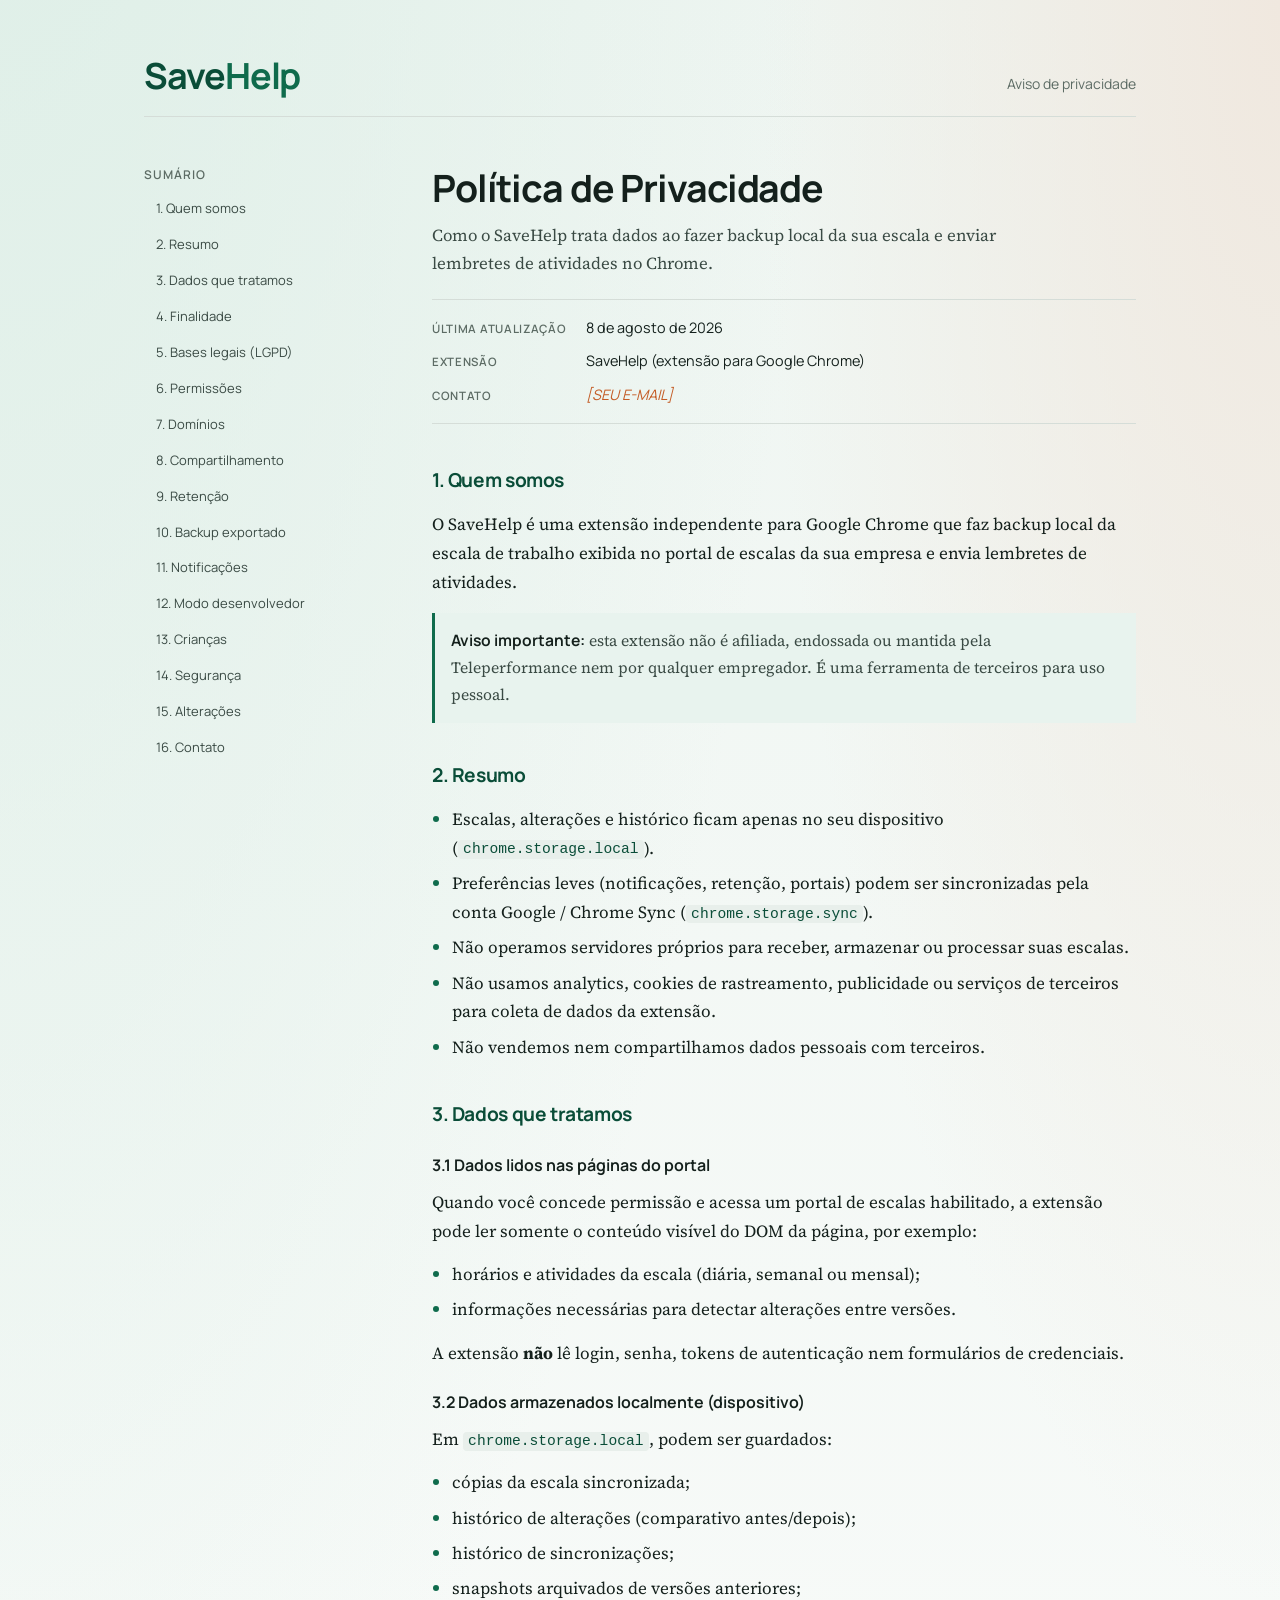
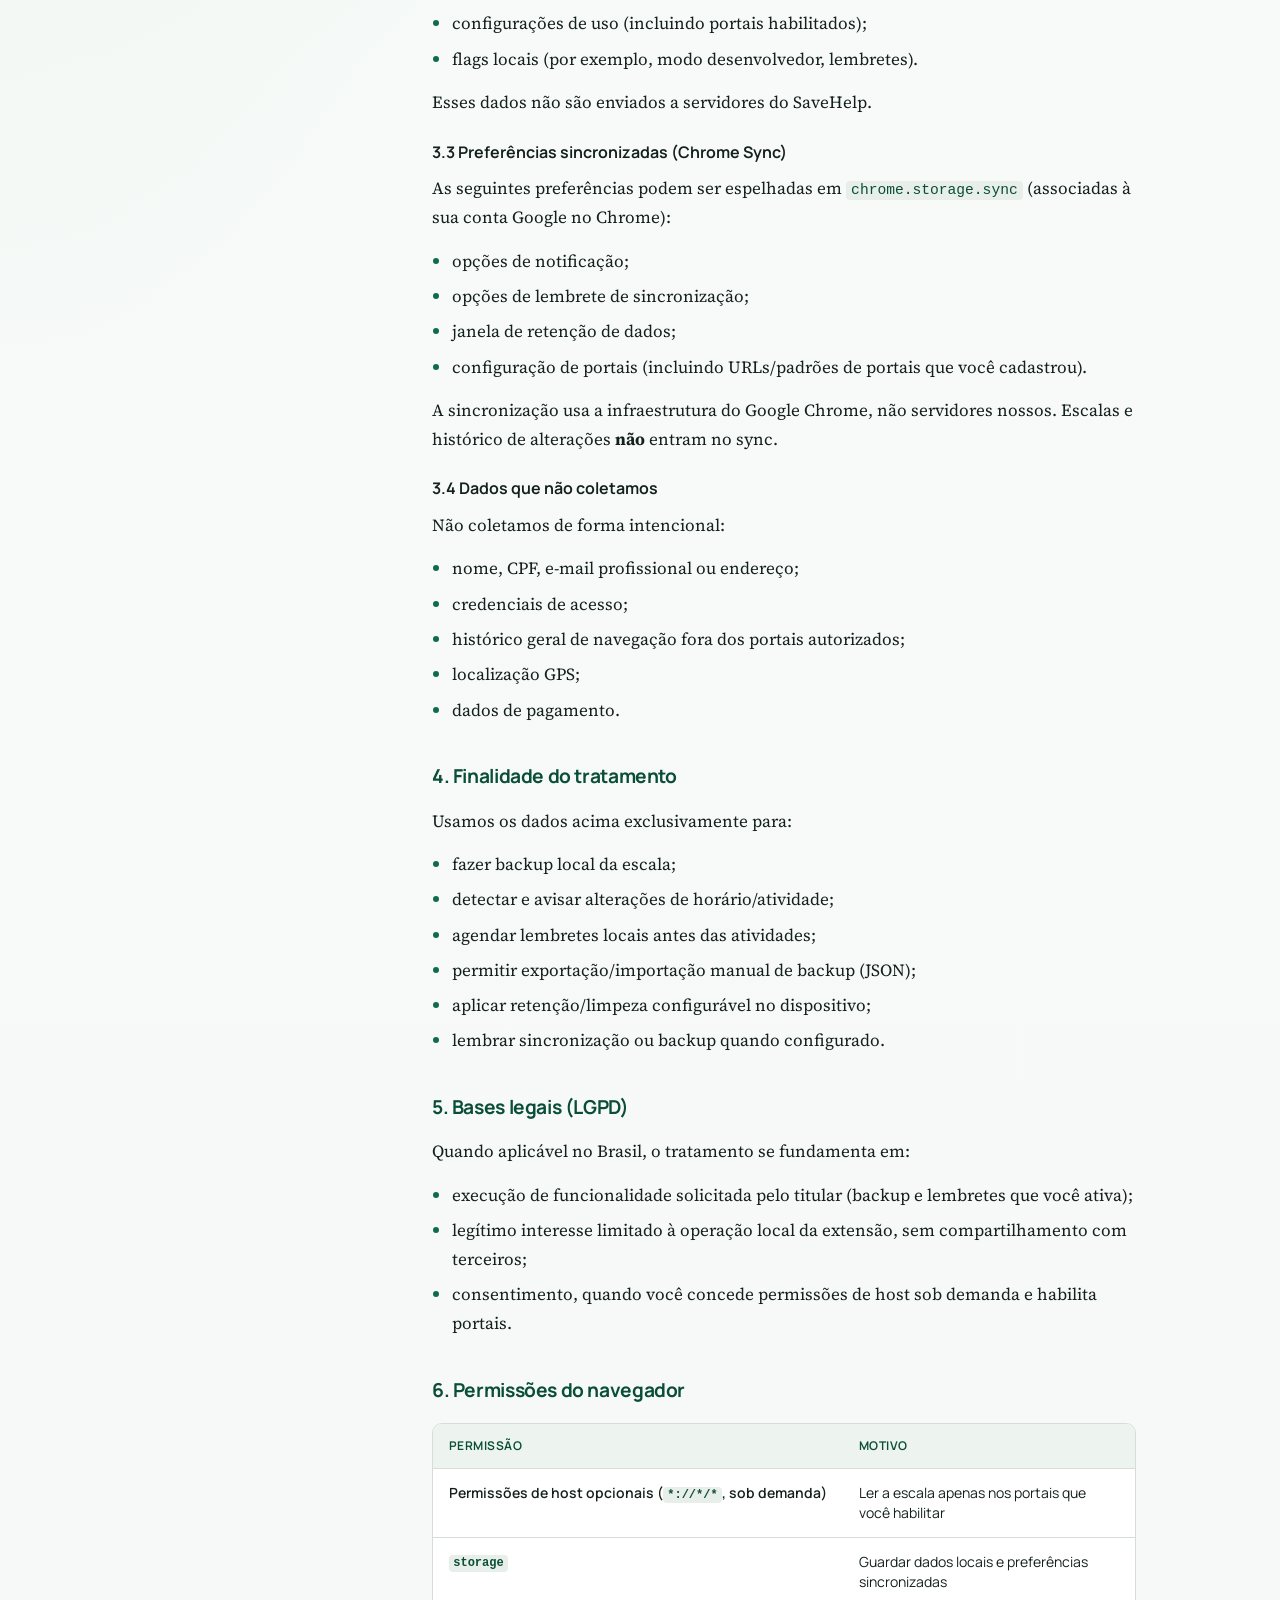
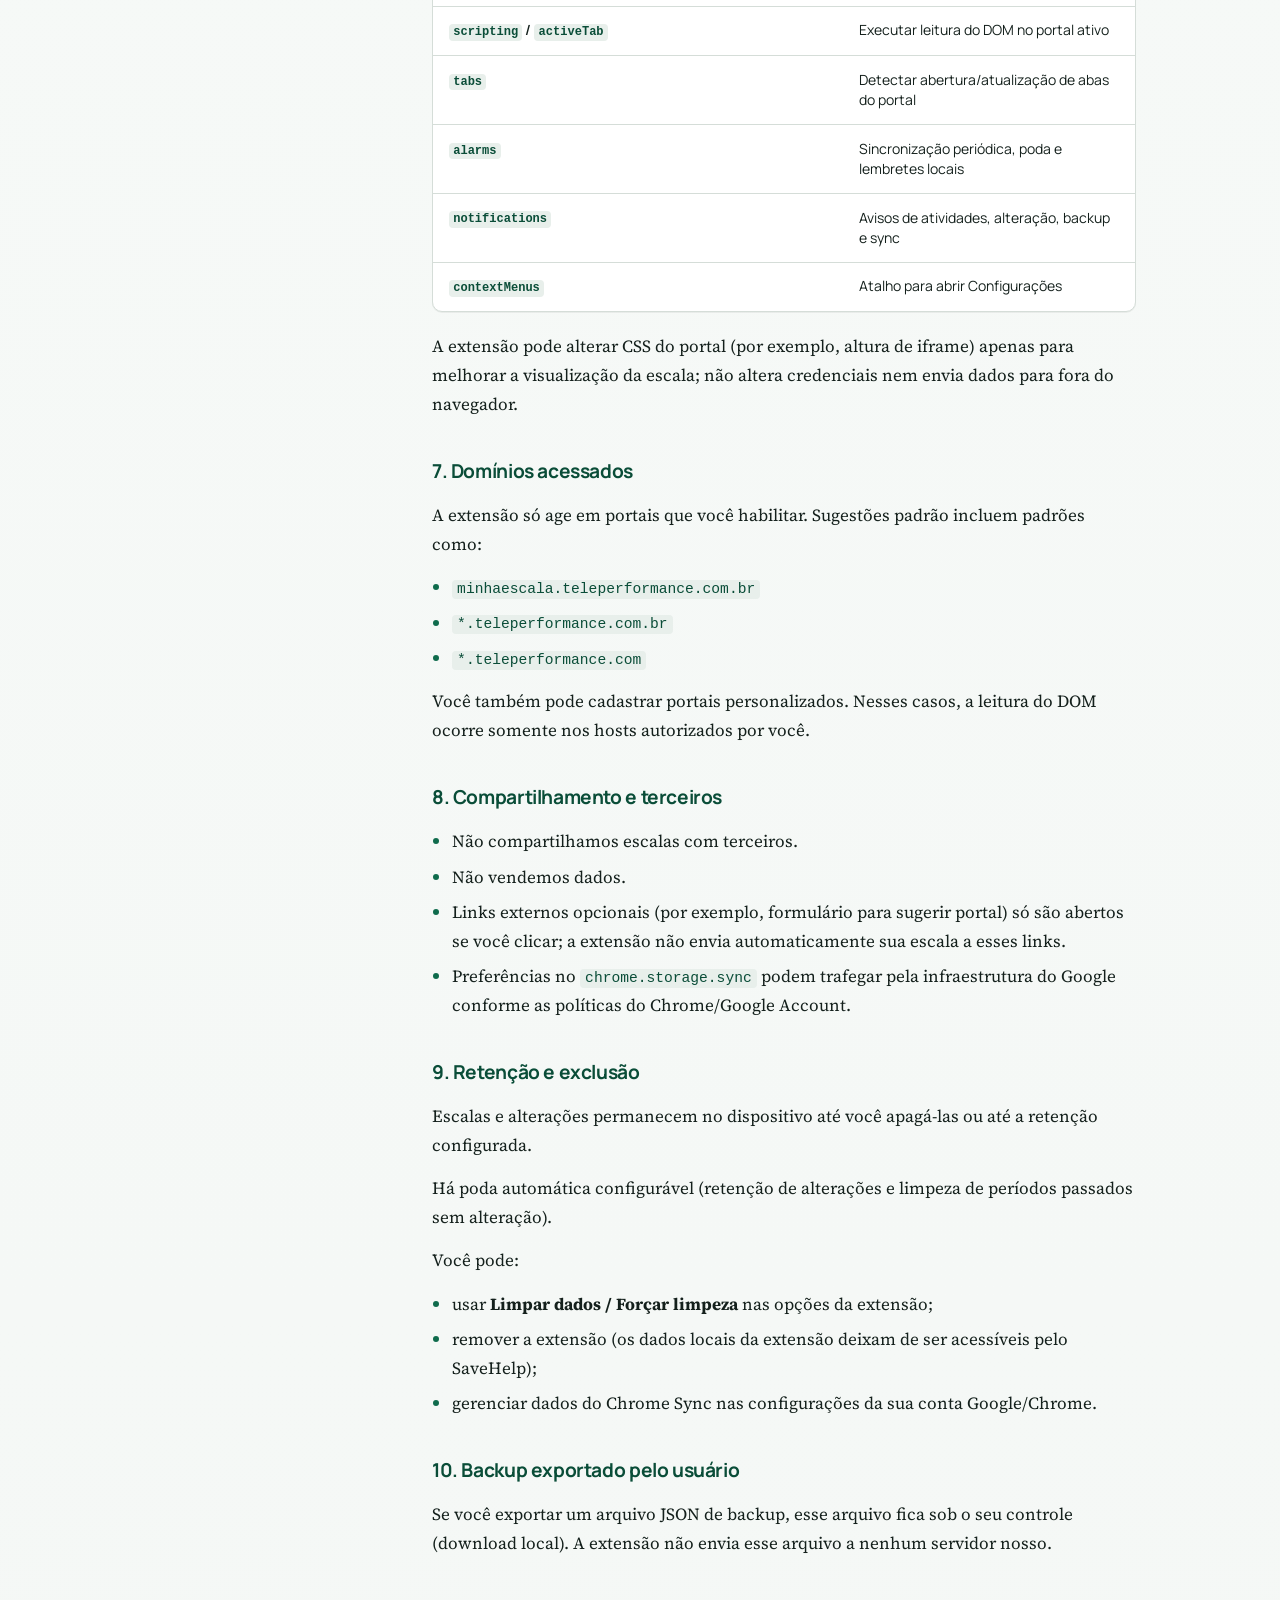
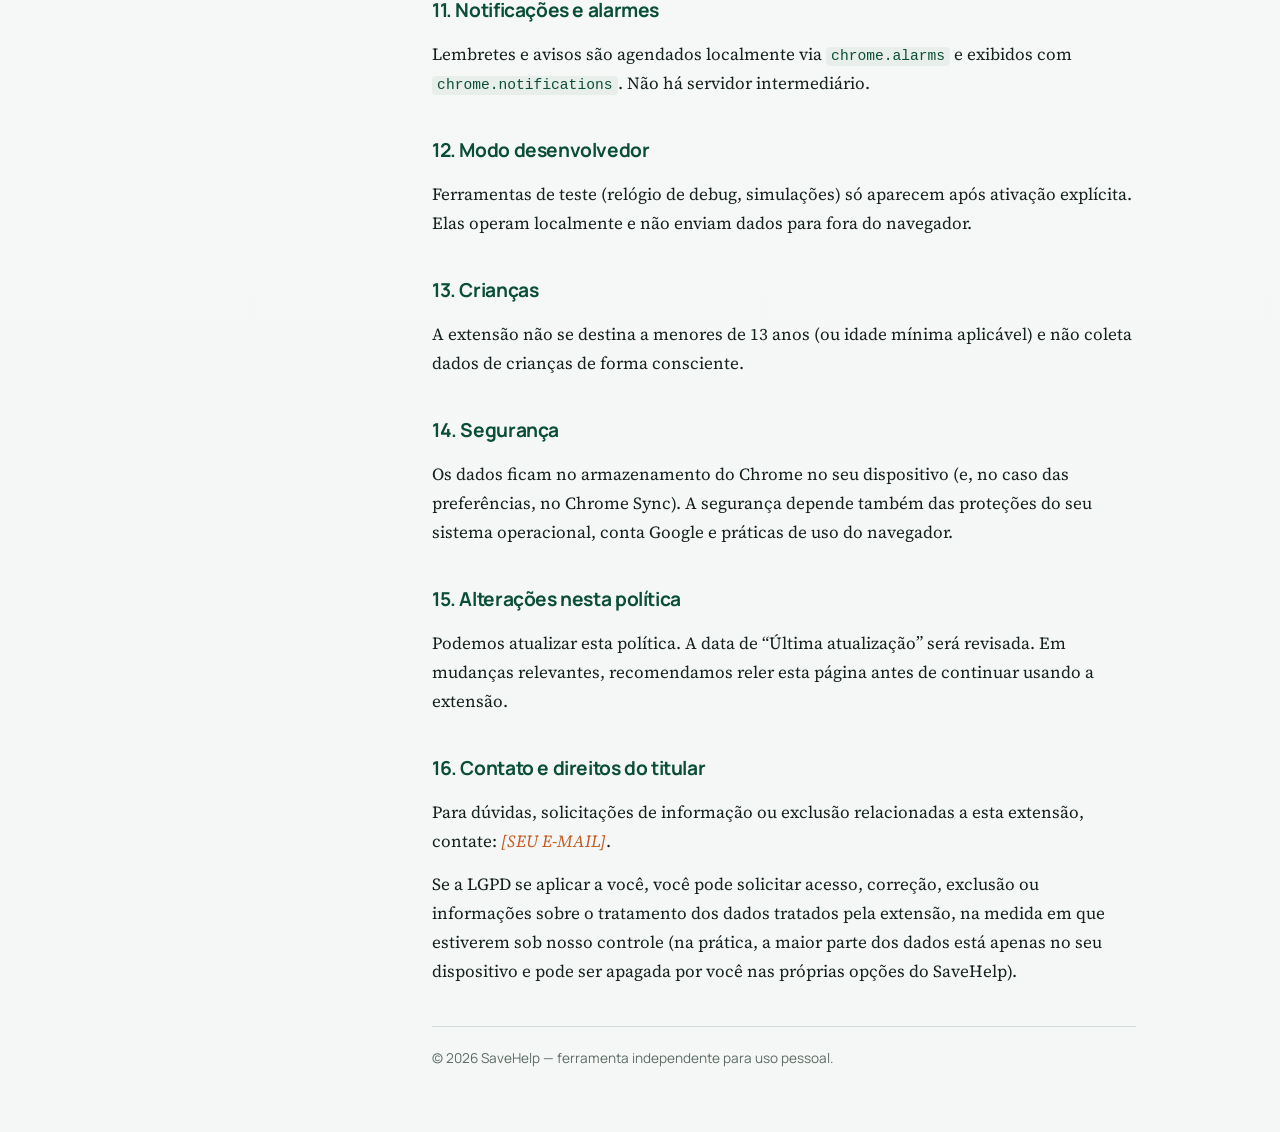
<file: privacidade.html>
<!DOCTYPE html>
<html lang="pt-BR">
<head>
  <meta charset="UTF-8" />
  <meta name="viewport" content="width=device-width, initial-scale=1" />
  <title>Política de Privacidade — SaveHelp</title>
  <meta name="description" content="Política de Privacidade da extensão SaveHelp para Google Chrome. Como tratamos dados de escalas, preferências e permissões." />
  <link rel="preconnect" href="https://fonts.googleapis.com" />
  <link rel="preconnect" href="https://fonts.gstatic.com" crossorigin />
  <link href="https://fonts.googleapis.com/css2?family=Manrope:wght@400;500;600;700&family=Source+Serif+4:opsz,wght@8..60,400;8..60,600;8..60,700&display=swap" rel="stylesheet" />
  <style>
    :root {
      --ink: #14201c;
      --ink-soft: #3a4a44;
      --muted: #5c6b64;
      --line: #d5ddd8;
      --paper: #f7faf8;
      --surface: #ffffff;
      --brand: #0f6b4c;
      --brand-deep: #0a4d38;
      --accent: #c45c26;
      --highlight: #e8f3ee;
      --shadow: 0 1px 0 rgba(20, 32, 28, 0.06);
      --radius: 10px;
      --max: 44rem;
      --font-sans: "Manrope", system-ui, sans-serif;
      --font-serif: "Source Serif 4", Georgia, serif;
    }

    * {
      box-sizing: border-box;
    }

    html {
      scroll-behavior: smooth;
    }

    body {
      margin: 0;
      color: var(--ink);
      font-family: var(--font-serif);
      font-size: 1.0625rem;
      line-height: 1.7;
      background:
        radial-gradient(ellipse 120% 80% at 0% -10%, #dceee6 0%, transparent 55%),
        radial-gradient(ellipse 90% 60% at 100% 0%, #f0e8df 0%, transparent 45%),
        linear-gradient(180deg, #eef5f1 0%, var(--paper) 28%, #f4f7f5 100%);
      min-height: 100vh;
    }

    a {
      color: var(--brand-deep);
      text-decoration-thickness: 1px;
      text-underline-offset: 0.18em;
    }

    a:hover {
      color: var(--accent);
    }

    .page {
      width: min(100% - 2rem, 68rem);
      margin: 0 auto;
      padding: 2.5rem 0 4rem;
      display: grid;
      grid-template-columns: 1fr;
      gap: 2rem;
    }

    @media (min-width: 960px) {
      .page {
        grid-template-columns: 15rem minmax(0, var(--max));
        justify-content: center;
        gap: 3rem;
        padding-top: 3.5rem;
      }
    }

    .brand-bar {
      grid-column: 1 / -1;
      display: flex;
      flex-wrap: wrap;
      align-items: baseline;
      justify-content: space-between;
      gap: 0.75rem 1.5rem;
      padding-bottom: 1.25rem;
      border-bottom: 1px solid var(--line);
    }

    .brand {
      font-family: var(--font-sans);
      font-weight: 700;
      font-size: clamp(1.75rem, 3vw, 2.25rem);
      letter-spacing: -0.03em;
      color: var(--brand-deep);
      line-height: 1.1;
    }

    .brand span {
      color: var(--brand);
    }

    .meta-top {
      font-family: var(--font-sans);
      font-size: 0.875rem;
      color: var(--muted);
    }

    .toc {
      font-family: var(--font-sans);
    }

    @media (min-width: 960px) {
      .toc {
        position: sticky;
        top: 1.5rem;
        align-self: start;
        max-height: calc(100vh - 3rem);
        overflow: auto;
      }
    }

    .toc h2 {
      margin: 0 0 0.75rem;
      font-size: 0.75rem;
      font-weight: 600;
      letter-spacing: 0.08em;
      text-transform: uppercase;
      color: var(--muted);
    }

    .toc ol {
      margin: 0;
      padding: 0;
      list-style: none;
      display: grid;
      gap: 0.35rem;
    }

    .toc a {
      display: block;
      padding: 0.2rem 0;
      color: var(--ink-soft);
      text-decoration: none;
      font-size: 0.8125rem;
      line-height: 1.35;
      border-left: 2px solid transparent;
      padding-left: 0.65rem;
    }

    .toc a:hover {
      color: var(--brand);
      border-left-color: var(--brand);
    }

    main {
      min-width: 0;
    }

    .hero {
      margin-bottom: 2.5rem;
    }

    .hero h1 {
      margin: 0 0 0.75rem;
      font-family: var(--font-sans);
      font-size: clamp(1.65rem, 3.5vw, 2.35rem);
      font-weight: 700;
      letter-spacing: -0.03em;
      line-height: 1.2;
      color: var(--ink);
    }

    .hero-lede {
      margin: 0 0 1.25rem;
      color: var(--ink-soft);
      font-size: 1.05rem;
      max-width: 38rem;
    }

    .facts {
      display: grid;
      gap: 0.65rem;
      font-family: var(--font-sans);
      font-size: 0.9rem;
      padding: 1rem 0;
      border-top: 1px solid var(--line);
      border-bottom: 1px solid var(--line);
    }

    .facts dt {
      margin: 0;
      font-weight: 600;
      color: var(--muted);
      font-size: 0.72rem;
      letter-spacing: 0.06em;
      text-transform: uppercase;
    }

    .facts dd {
      margin: 0.15rem 0 0;
      color: var(--ink);
    }

    @media (min-width: 560px) {
      .facts {
        grid-template-columns: auto 1fr;
        column-gap: 1.25rem;
        row-gap: 0.55rem;
        align-items: baseline;
      }

      .facts dt {
        margin: 0;
      }

      .facts dd {
        margin: 0;
      }
    }

    section {
      margin: 0 0 2.25rem;
      scroll-margin-top: 1.5rem;
    }

    section h2 {
      margin: 0 0 0.85rem;
      font-family: var(--font-sans);
      font-size: 1.2rem;
      font-weight: 700;
      letter-spacing: -0.02em;
      color: var(--brand-deep);
    }

    section h3 {
      margin: 1.35rem 0 0.55rem;
      font-family: var(--font-sans);
      font-size: 1rem;
      font-weight: 650;
      color: var(--ink);
    }

    p {
      margin: 0 0 0.9rem;
    }

    ul, ol {
      margin: 0 0 0.9rem;
      padding-left: 1.25rem;
    }

    li {
      margin-bottom: 0.4rem;
    }

    li::marker {
      color: var(--brand);
    }

    .callout {
      margin: 1rem 0 1.25rem;
      padding: 0.9rem 1rem;
      background: var(--highlight);
      border-left: 3px solid var(--brand);
      color: var(--ink-soft);
      font-size: 0.98rem;
    }

    .callout strong {
      color: var(--ink);
      font-family: var(--font-sans);
      font-weight: 650;
    }

    .table-wrap {
      overflow-x: auto;
      margin: 1rem 0 1.25rem;
      border: 1px solid var(--line);
      border-radius: var(--radius);
      background: var(--surface);
      box-shadow: var(--shadow);
    }

    table {
      width: 100%;
      border-collapse: collapse;
      font-family: var(--font-sans);
      font-size: 0.875rem;
      line-height: 1.45;
    }

    th, td {
      padding: 0.85rem 1rem;
      text-align: left;
      vertical-align: top;
      border-bottom: 1px solid var(--line);
    }

    th {
      background: #edf4f0;
      font-weight: 650;
      color: var(--brand-deep);
      font-size: 0.75rem;
      letter-spacing: 0.04em;
      text-transform: uppercase;
    }

    tr:last-child td {
      border-bottom: none;
    }

    td:first-child {
      font-weight: 600;
      color: var(--ink);
      white-space: nowrap;
    }

    @media (max-width: 560px) {
      td:first-child {
        white-space: normal;
      }
    }

    code {
      font-family: ui-monospace, "Cascadia Code", "Segoe UI Mono", monospace;
      font-size: 0.86em;
      background: #e8efeB;
      color: var(--brand-deep);
      padding: 0.1em 0.35em;
      border-radius: 4px;
    }

    footer {
      margin-top: 2.5rem;
      padding-top: 1.25rem;
      border-top: 1px solid var(--line);
      font-family: var(--font-sans);
      font-size: 0.85rem;
      color: var(--muted);
    }

    footer p {
      margin: 0;
    }

    .email-placeholder {
      font-style: italic;
      color: var(--accent);
    }
  </style>
</head>
<body>
  <div class="page">
    <header class="brand-bar">
      <div class="brand">Save<span>Help</span></div>
      <div class="meta-top">Aviso de privacidade</div>
    </header>

    <nav class="toc" aria-label="Sumário">
      <h2>Sumário</h2>
      <ol>
        <li><a href="#quem-somos">1. Quem somos</a></li>
        <li><a href="#resumo">2. Resumo</a></li>
        <li><a href="#dados">3. Dados que tratamos</a></li>
        <li><a href="#finalidade">4. Finalidade</a></li>
        <li><a href="#lgpd">5. Bases legais (LGPD)</a></li>
        <li><a href="#permissoes">6. Permissões</a></li>
        <li><a href="#dominios">7. Domínios</a></li>
        <li><a href="#compartilhamento">8. Compartilhamento</a></li>
        <li><a href="#retencao">9. Retenção</a></li>
        <li><a href="#backup">10. Backup exportado</a></li>
        <li><a href="#notificacoes">11. Notificações</a></li>
        <li><a href="#dev">12. Modo desenvolvedor</a></li>
        <li><a href="#criancas">13. Crianças</a></li>
        <li><a href="#seguranca">14. Segurança</a></li>
        <li><a href="#alteracoes">15. Alterações</a></li>
        <li><a href="#contato">16. Contato</a></li>
      </ol>
    </nav>

    <main>
      <div class="hero">
        <h1>Política de Privacidade</h1>
        <p class="hero-lede">
          Como o SaveHelp trata dados ao fazer backup local da sua escala e enviar lembretes de atividades no Chrome.
        </p>
        <dl class="facts">
          <dt>Última atualização</dt>
          <dd>8 de agosto de 2026</dd>
          <dt>Extensão</dt>
          <dd>SaveHelp (extensão para Google Chrome)</dd>
          <dt>Contato</dt>
          <dd><span class="email-placeholder">[SEU E-MAIL]</span></dd>
        </dl>
      </div>

      <section id="quem-somos">
        <h2>1. Quem somos</h2>
        <p>
          O SaveHelp é uma extensão independente para Google Chrome que faz backup local da escala de trabalho exibida no portal de escalas da sua empresa e envia lembretes de atividades.
        </p>
        <div class="callout">
          <strong>Aviso importante:</strong> esta extensão não é afiliada, endossada ou mantida pela Teleperformance nem por qualquer empregador. É uma ferramenta de terceiros para uso pessoal.
        </div>
      </section>

      <section id="resumo">
        <h2>2. Resumo</h2>
        <ul>
          <li>Escalas, alterações e histórico ficam apenas no seu dispositivo (<code>chrome.storage.local</code>).</li>
          <li>Preferências leves (notificações, retenção, portais) podem ser sincronizadas pela conta Google / Chrome Sync (<code>chrome.storage.sync</code>).</li>
          <li>Não operamos servidores próprios para receber, armazenar ou processar suas escalas.</li>
          <li>Não usamos analytics, cookies de rastreamento, publicidade ou serviços de terceiros para coleta de dados da extensão.</li>
          <li>Não vendemos nem compartilhamos dados pessoais com terceiros.</li>
        </ul>
      </section>

      <section id="dados">
        <h2>3. Dados que tratamos</h2>

        <h3>3.1 Dados lidos nas páginas do portal</h3>
        <p>
          Quando você concede permissão e acessa um portal de escalas habilitado, a extensão pode ler somente o conteúdo visível do DOM da página, por exemplo:
        </p>
        <ul>
          <li>horários e atividades da escala (diária, semanal ou mensal);</li>
          <li>informações necessárias para detectar alterações entre versões.</li>
        </ul>
        <p>
          A extensão <strong>não</strong> lê login, senha, tokens de autenticação nem formulários de credenciais.
        </p>

        <h3>3.2 Dados armazenados localmente (dispositivo)</h3>
        <p>Em <code>chrome.storage.local</code>, podem ser guardados:</p>
        <ul>
          <li>cópias da escala sincronizada;</li>
          <li>histórico de alterações (comparativo antes/depois);</li>
          <li>histórico de sincronizações;</li>
          <li>snapshots arquivados de versões anteriores;</li>
          <li>configurações de uso (incluindo portais habilitados);</li>
          <li>flags locais (por exemplo, modo desenvolvedor, lembretes).</li>
        </ul>
        <p>Esses dados não são enviados a servidores do SaveHelp.</p>

        <h3>3.3 Preferências sincronizadas (Chrome Sync)</h3>
        <p>
          As seguintes preferências podem ser espelhadas em <code>chrome.storage.sync</code> (associadas à sua conta Google no Chrome):
        </p>
        <ul>
          <li>opções de notificação;</li>
          <li>opções de lembrete de sincronização;</li>
          <li>janela de retenção de dados;</li>
          <li>configuração de portais (incluindo URLs/padrões de portais que você cadastrou).</li>
        </ul>
        <p>
          A sincronização usa a infraestrutura do Google Chrome, não servidores nossos. Escalas e histórico de alterações <strong>não</strong> entram no sync.
        </p>

        <h3>3.4 Dados que não coletamos</h3>
        <p>Não coletamos de forma intencional:</p>
        <ul>
          <li>nome, CPF, e-mail profissional ou endereço;</li>
          <li>credenciais de acesso;</li>
          <li>histórico geral de navegação fora dos portais autorizados;</li>
          <li>localização GPS;</li>
          <li>dados de pagamento.</li>
        </ul>
      </section>

      <section id="finalidade">
        <h2>4. Finalidade do tratamento</h2>
        <p>Usamos os dados acima exclusivamente para:</p>
        <ul>
          <li>fazer backup local da escala;</li>
          <li>detectar e avisar alterações de horário/atividade;</li>
          <li>agendar lembretes locais antes das atividades;</li>
          <li>permitir exportação/importação manual de backup (JSON);</li>
          <li>aplicar retenção/limpeza configurável no dispositivo;</li>
          <li>lembrar sincronização ou backup quando configurado.</li>
        </ul>
      </section>

      <section id="lgpd">
        <h2>5. Bases legais (LGPD)</h2>
        <p>Quando aplicável no Brasil, o tratamento se fundamenta em:</p>
        <ul>
          <li>execução de funcionalidade solicitada pelo titular (backup e lembretes que você ativa);</li>
          <li>legítimo interesse limitado à operação local da extensão, sem compartilhamento com terceiros;</li>
          <li>consentimento, quando você concede permissões de host sob demanda e habilita portais.</li>
        </ul>
      </section>

      <section id="permissoes">
        <h2>6. Permissões do navegador</h2>
        <div class="table-wrap">
          <table>
            <thead>
              <tr>
                <th scope="col">Permissão</th>
                <th scope="col">Motivo</th>
              </tr>
            </thead>
            <tbody>
              <tr>
                <td>Permissões de host opcionais (<code>*://*/*</code>, sob demanda)</td>
                <td>Ler a escala apenas nos portais que você habilitar</td>
              </tr>
              <tr>
                <td><code>storage</code></td>
                <td>Guardar dados locais e preferências sincronizadas</td>
              </tr>
              <tr>
                <td><code>scripting</code> / <code>activeTab</code></td>
                <td>Executar leitura do DOM no portal ativo</td>
              </tr>
              <tr>
                <td><code>tabs</code></td>
                <td>Detectar abertura/atualização de abas do portal</td>
              </tr>
              <tr>
                <td><code>alarms</code></td>
                <td>Sincronização periódica, poda e lembretes locais</td>
              </tr>
              <tr>
                <td><code>notifications</code></td>
                <td>Avisos de atividades, alteração, backup e sync</td>
              </tr>
              <tr>
                <td><code>contextMenus</code></td>
                <td>Atalho para abrir Configurações</td>
              </tr>
            </tbody>
          </table>
        </div>
        <p>
          A extensão pode alterar CSS do portal (por exemplo, altura de iframe) apenas para melhorar a visualização da escala; não altera credenciais nem envia dados para fora do navegador.
        </p>
      </section>

      <section id="dominios">
        <h2>7. Domínios acessados</h2>
        <p>
          A extensão só age em portais que você habilitar. Sugestões padrão incluem padrões como:
        </p>
        <ul>
          <li><code>minhaescala.teleperformance.com.br</code></li>
          <li><code>*.teleperformance.com.br</code></li>
          <li><code>*.teleperformance.com</code></li>
        </ul>
        <p>
          Você também pode cadastrar portais personalizados. Nesses casos, a leitura do DOM ocorre somente nos hosts autorizados por você.
        </p>
      </section>

      <section id="compartilhamento">
        <h2>8. Compartilhamento e terceiros</h2>
        <ul>
          <li>Não compartilhamos escalas com terceiros.</li>
          <li>Não vendemos dados.</li>
          <li>Links externos opcionais (por exemplo, formulário para sugerir portal) só são abertos se você clicar; a extensão não envia automaticamente sua escala a esses links.</li>
          <li>Preferências no <code>chrome.storage.sync</code> podem trafegar pela infraestrutura do Google conforme as políticas do Chrome/Google Account.</li>
        </ul>
      </section>

      <section id="retencao">
        <h2>9. Retenção e exclusão</h2>
        <p>
          Escalas e alterações permanecem no dispositivo até você apagá-las ou até a retenção configurada.
        </p>
        <p>
          Há poda automática configurável (retenção de alterações e limpeza de períodos passados sem alteração).
        </p>
        <p>Você pode:</p>
        <ul>
          <li>usar <strong>Limpar dados / Forçar limpeza</strong> nas opções da extensão;</li>
          <li>remover a extensão (os dados locais da extensão deixam de ser acessíveis pelo SaveHelp);</li>
          <li>gerenciar dados do Chrome Sync nas configurações da sua conta Google/Chrome.</li>
        </ul>
      </section>

      <section id="backup">
        <h2>10. Backup exportado pelo usuário</h2>
        <p>
          Se você exportar um arquivo JSON de backup, esse arquivo fica sob o seu controle (download local). A extensão não envia esse arquivo a nenhum servidor nosso.
        </p>
      </section>

      <section id="notificacoes">
        <h2>11. Notificações e alarmes</h2>
        <p>
          Lembretes e avisos são agendados localmente via <code>chrome.alarms</code> e exibidos com <code>chrome.notifications</code>. Não há servidor intermediário.
        </p>
      </section>

      <section id="dev">
        <h2>12. Modo desenvolvedor</h2>
        <p>
          Ferramentas de teste (relógio de debug, simulações) só aparecem após ativação explícita. Elas operam localmente e não enviam dados para fora do navegador.
        </p>
      </section>

      <section id="criancas">
        <h2>13. Crianças</h2>
        <p>
          A extensão não se destina a menores de 13 anos (ou idade mínima aplicável) e não coleta dados de crianças de forma consciente.
        </p>
      </section>

      <section id="seguranca">
        <h2>14. Segurança</h2>
        <p>
          Os dados ficam no armazenamento do Chrome no seu dispositivo (e, no caso das preferências, no Chrome Sync). A segurança depende também das proteções do seu sistema operacional, conta Google e práticas de uso do navegador.
        </p>
      </section>

      <section id="alteracoes">
        <h2>15. Alterações nesta política</h2>
        <p>
          Podemos atualizar esta política. A data de “Última atualização” será revisada. Em mudanças relevantes, recomendamos reler esta página antes de continuar usando a extensão.
        </p>
      </section>

      <section id="contato">
        <h2>16. Contato e direitos do titular</h2>
        <p>
          Para dúvidas, solicitações de informação ou exclusão relacionadas a esta extensão, contate:
          <span class="email-placeholder">[SEU E-MAIL]</span>.
        </p>
        <p>
          Se a LGPD se aplicar a você, você pode solicitar acesso, correção, exclusão ou informações sobre o tratamento dos dados tratados pela extensão, na medida em que estiverem sob nosso controle (na prática, a maior parte dos dados está apenas no seu dispositivo e pode ser apagada por você nas próprias opções do SaveHelp).
        </p>
      </section>

      <footer>
        <p>© 2026 SaveHelp — ferramenta independente para uso pessoal.</p>
      </footer>
    </main>
  </div>
</body>
</html>
</file>
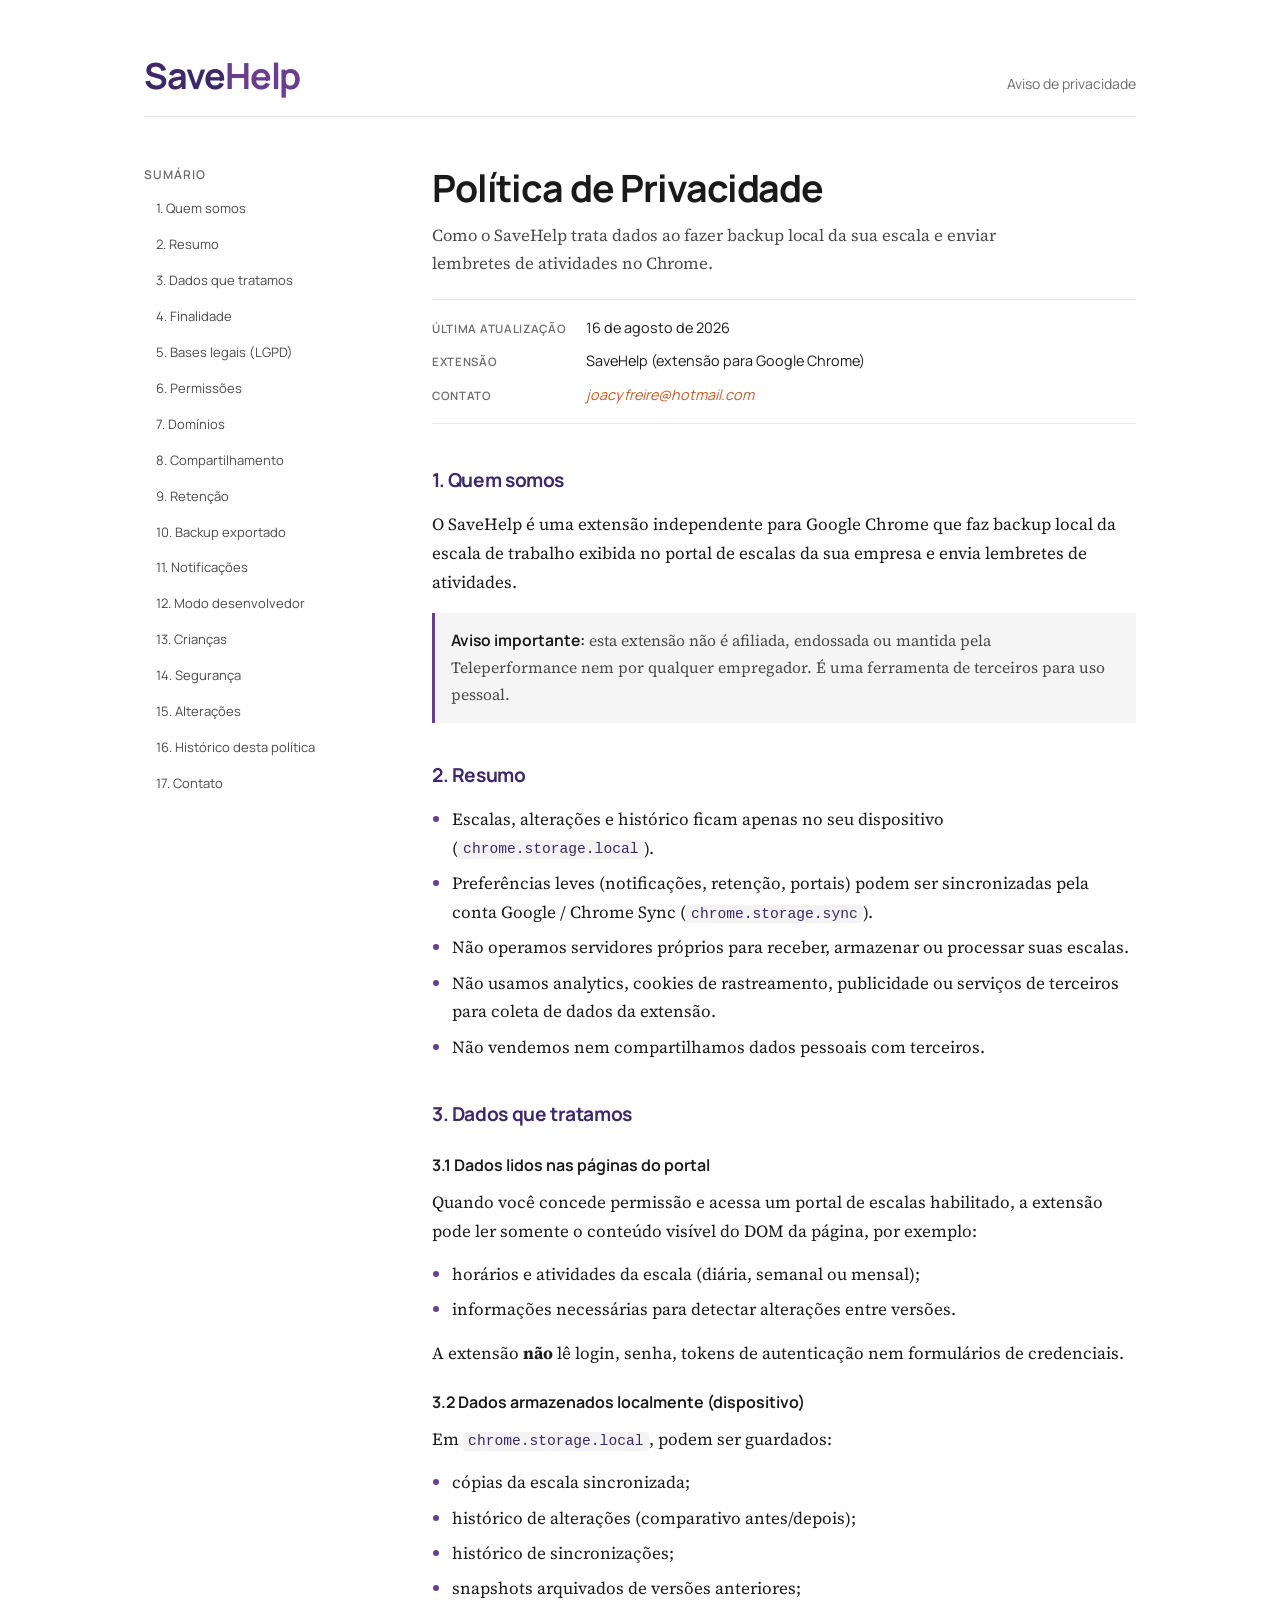
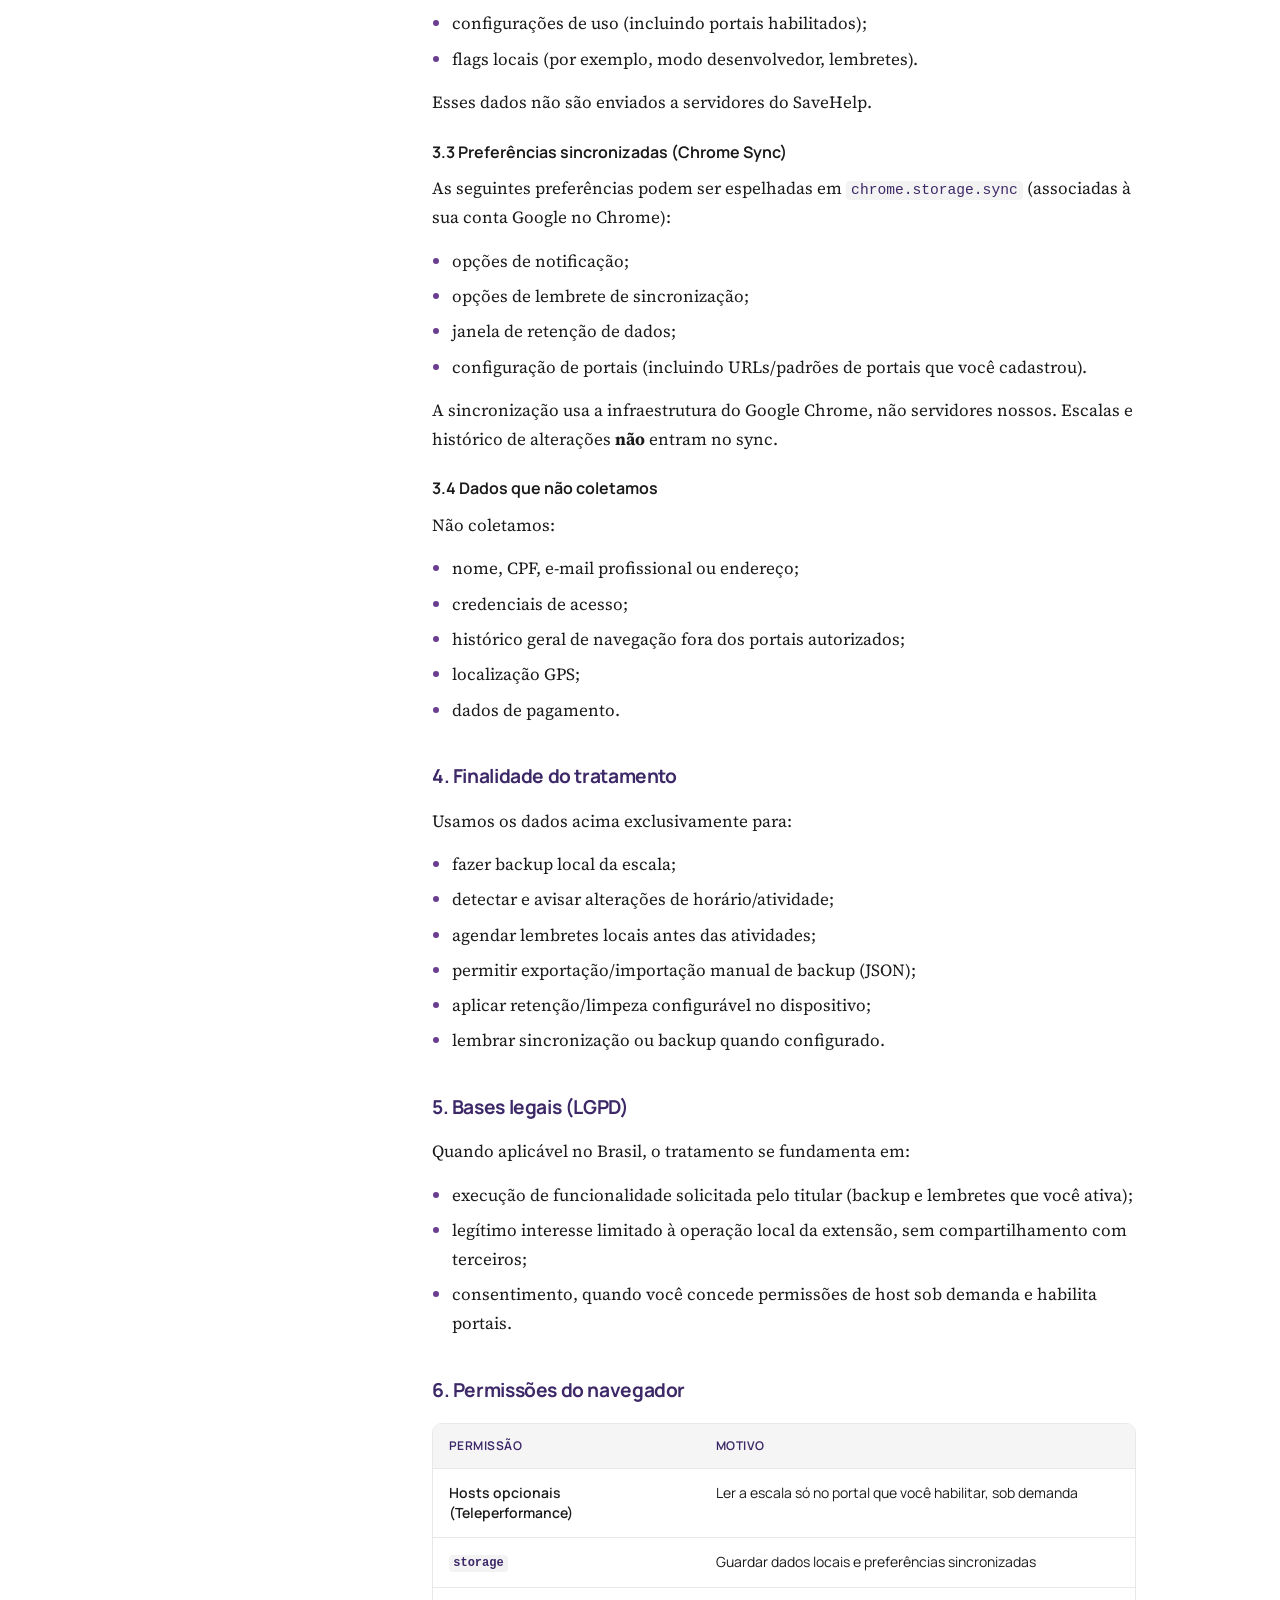
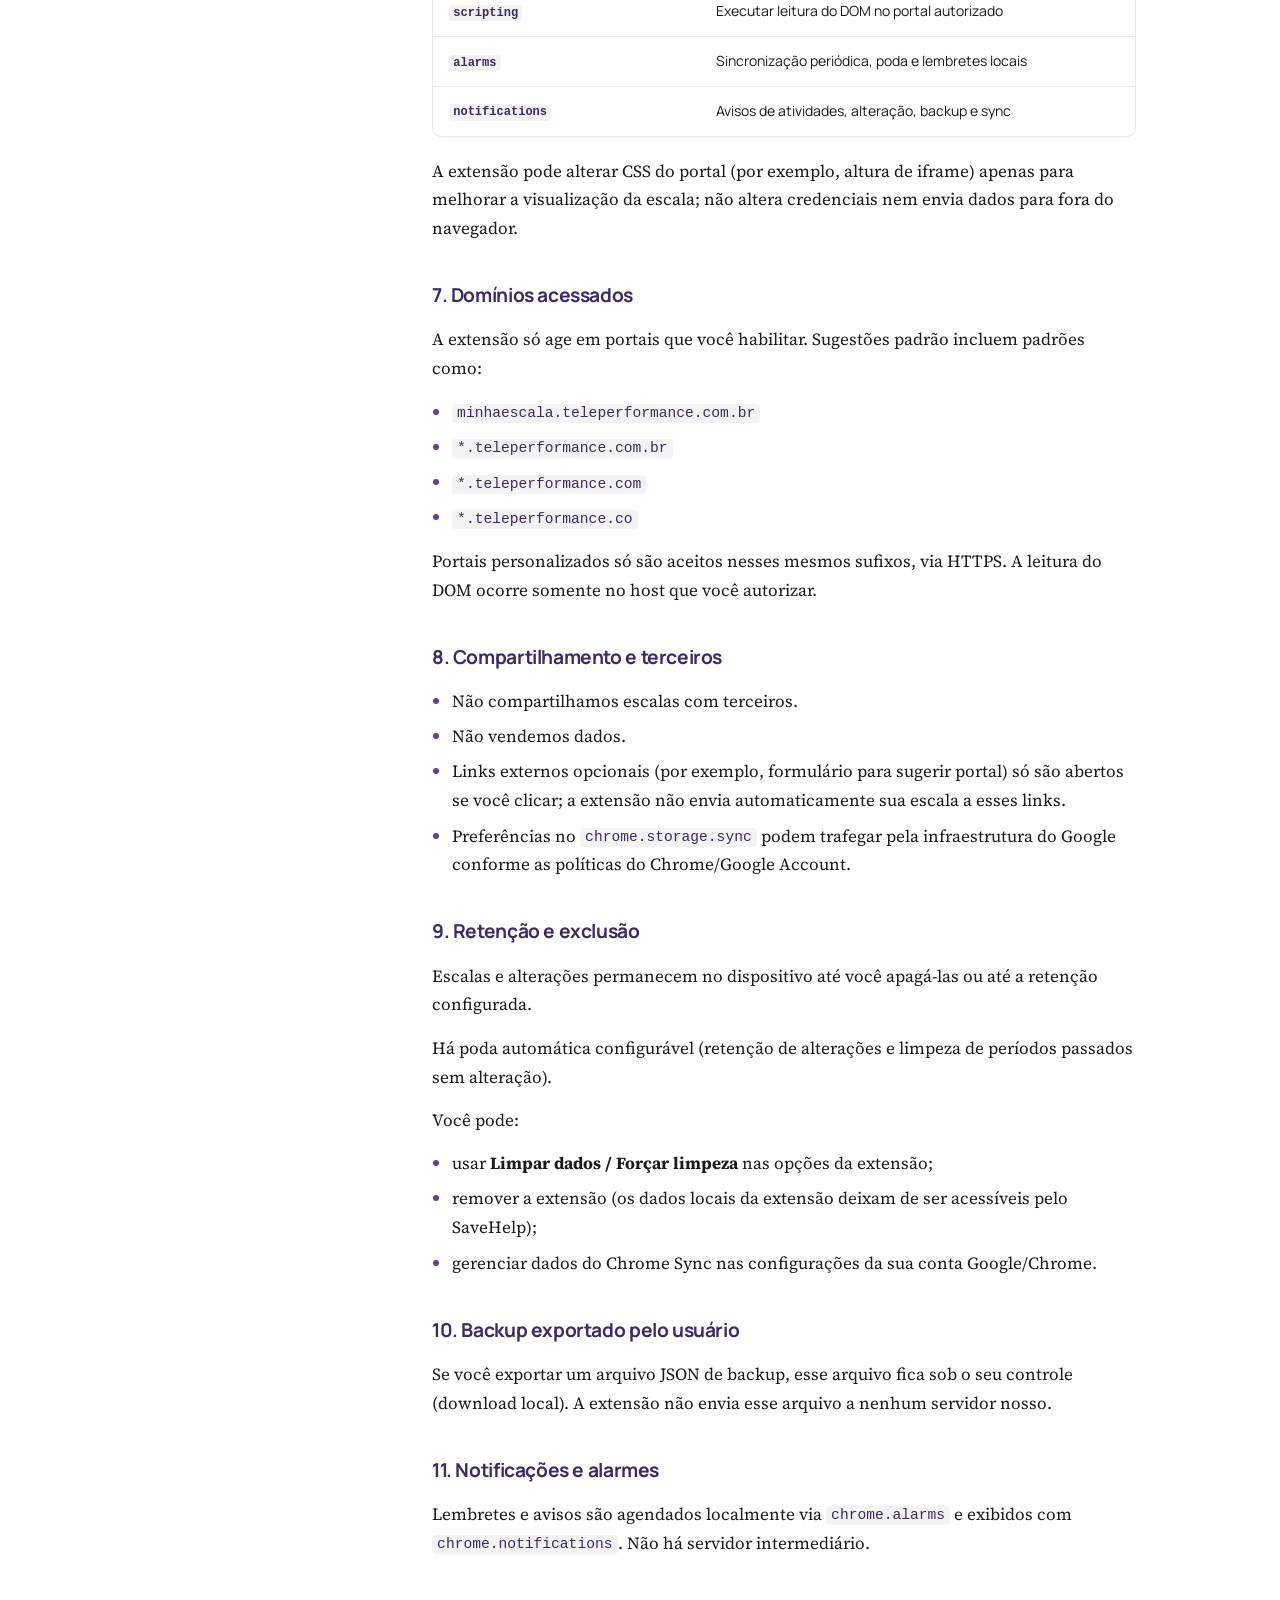
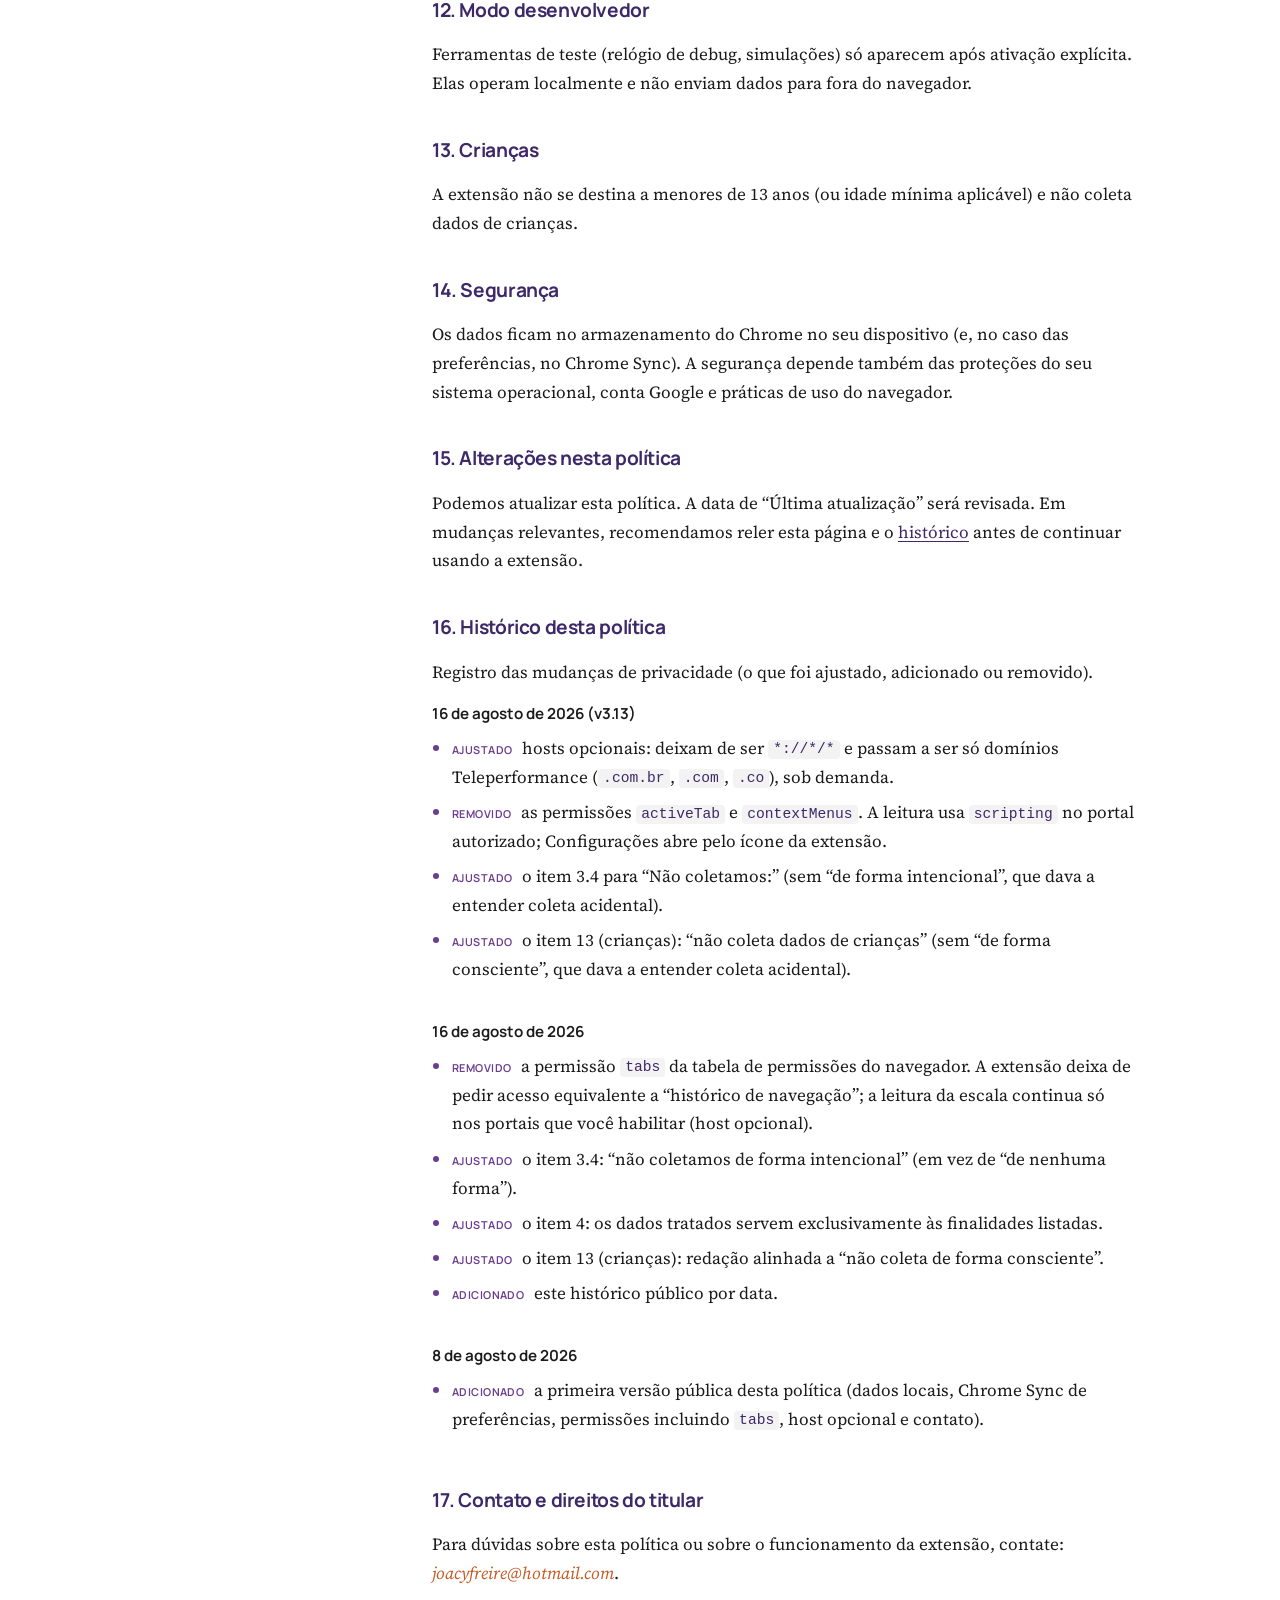
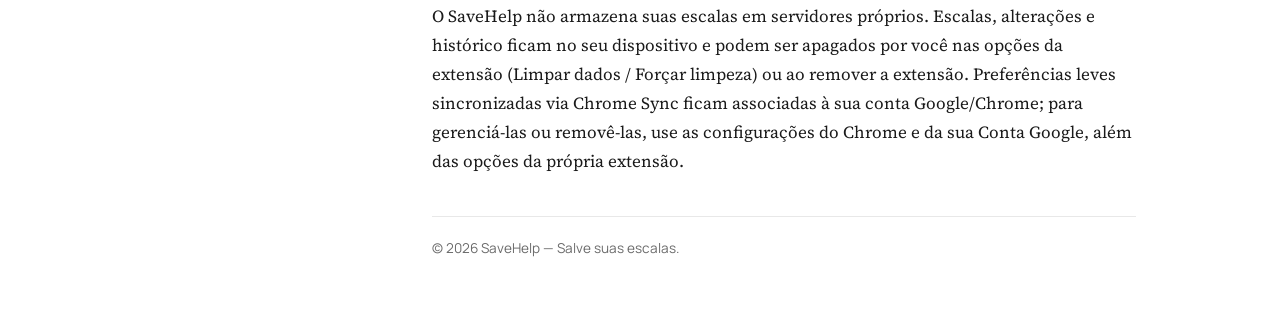
<file: savehelp/privacidade.html>
<!DOCTYPE html>
<html lang="pt-BR">
<head>
  <meta charset="UTF-8" />
  <meta name="viewport" content="width=device-width, initial-scale=1" />
  <title>Política de Privacidade — SaveHelp</title>
  <meta name="description" content="Política de Privacidade da extensão SaveHelp para Google Chrome. Como tratamos dados de escalas, preferências e permissões." />
  <link rel="preconnect" href="https://fonts.googleapis.com" />
  <link rel="preconnect" href="https://fonts.gstatic.com" crossorigin />
  <link href="https://fonts.googleapis.com/css2?family=Manrope:wght@400;500;600;700&family=Source+Serif+4:opsz,wght@8..60,400;8..60,600;8..60,700&display=swap" rel="stylesheet" />
  <link rel="stylesheet" href="css/privacidade.css" />
</head>
<body>
  <div class="page">
    <header class="brand-bar">
      <div class="brand">Save<span>Help</span></div>
      <div class="meta-top">Aviso de privacidade</div>
    </header>

    <nav class="toc" aria-label="Sumário">
      <h2>Sumário</h2>
      <ol>
        <li><a href="#quem-somos">1. Quem somos</a></li>
        <li><a href="#resumo">2. Resumo</a></li>
        <li><a href="#dados">3. Dados que tratamos</a></li>
        <li><a href="#finalidade">4. Finalidade</a></li>
        <li><a href="#lgpd">5. Bases legais (LGPD)</a></li>
        <li><a href="#permissoes">6. Permissões</a></li>
        <li><a href="#dominios">7. Domínios</a></li>
        <li><a href="#compartilhamento">8. Compartilhamento</a></li>
        <li><a href="#retencao">9. Retenção</a></li>
        <li><a href="#backup">10. Backup exportado</a></li>
        <li><a href="#notificacoes">11. Notificações</a></li>
        <li><a href="#dev">12. Modo desenvolvedor</a></li>
        <li><a href="#criancas">13. Crianças</a></li>
        <li><a href="#seguranca">14. Segurança</a></li>
        <li><a href="#alteracoes">15. Alterações</a></li>
        <li><a href="#historico">16. Histórico desta política</a></li>
        <li><a href="#contato">17. Contato</a></li>
      </ol>
    </nav>

    <main>
      <div class="hero">
        <h1>Política de Privacidade</h1>
        <p class="hero-lede">
          Como o SaveHelp trata dados ao fazer backup local da sua escala e enviar lembretes de atividades no Chrome.
        </p>
        <dl class="facts">
          <dt>Última atualização</dt>
          <dd>16 de agosto de 2026</dd>
          <dt>Extensão</dt>
          <dd>SaveHelp (extensão para Google Chrome)</dd>
          <dt>Contato</dt>
          <dd><span class="email-placeholder">joacyfreire@hotmail.com</span></dd>
        </dl>
      </div>

      <section id="quem-somos">
        <h2>1. Quem somos</h2>
        <p>
          O SaveHelp é uma extensão independente para Google Chrome que faz backup local da escala de trabalho exibida no portal de escalas da sua empresa e envia lembretes de atividades.
        </p>
        <div class="callout">
          <strong>Aviso importante:</strong> esta extensão não é afiliada, endossada ou mantida pela Teleperformance nem por qualquer empregador. É uma ferramenta de terceiros para uso pessoal.
        </div>
      </section>

      <section id="resumo">
        <h2>2. Resumo</h2>
        <ul>
          <li>Escalas, alterações e histórico ficam apenas no seu dispositivo (<code>chrome.storage.local</code>).</li>
          <li>Preferências leves (notificações, retenção, portais) podem ser sincronizadas pela conta Google / Chrome Sync (<code>chrome.storage.sync</code>).</li>
          <li>Não operamos servidores próprios para receber, armazenar ou processar suas escalas.</li>
          <li>Não usamos analytics, cookies de rastreamento, publicidade ou serviços de terceiros para coleta de dados da extensão.</li>
          <li>Não vendemos nem compartilhamos dados pessoais com terceiros.</li>
        </ul>
      </section>

      <section id="dados">
        <h2>3. Dados que tratamos</h2>

        <h3>3.1 Dados lidos nas páginas do portal</h3>
        <p>
          Quando você concede permissão e acessa um portal de escalas habilitado, a extensão pode ler somente o conteúdo visível do DOM da página, por exemplo:
        </p>
        <ul>
          <li>horários e atividades da escala (diária, semanal ou mensal);</li>
          <li>informações necessárias para detectar alterações entre versões.</li>
        </ul>
        <p>
          A extensão <strong>não</strong> lê login, senha, tokens de autenticação nem formulários de credenciais.
        </p>

        <h3>3.2 Dados armazenados localmente (dispositivo)</h3>
        <p>Em <code>chrome.storage.local</code>, podem ser guardados:</p>
        <ul>
          <li>cópias da escala sincronizada;</li>
          <li>histórico de alterações (comparativo antes/depois);</li>
          <li>histórico de sincronizações;</li>
          <li>snapshots arquivados de versões anteriores;</li>
          <li>configurações de uso (incluindo portais habilitados);</li>
          <li>flags locais (por exemplo, modo desenvolvedor, lembretes).</li>
        </ul>
        <p>Esses dados não são enviados a servidores do SaveHelp.</p>

        <h3>3.3 Preferências sincronizadas (Chrome Sync)</h3>
        <p>
          As seguintes preferências podem ser espelhadas em <code>chrome.storage.sync</code> (associadas à sua conta Google no Chrome):
        </p>
        <ul>
          <li>opções de notificação;</li>
          <li>opções de lembrete de sincronização;</li>
          <li>janela de retenção de dados;</li>
          <li>configuração de portais (incluindo URLs/padrões de portais que você cadastrou).</li>
        </ul>
        <p>
          A sincronização usa a infraestrutura do Google Chrome, não servidores nossos. Escalas e histórico de alterações <strong>não</strong> entram no sync.
        </p>

        <h3>3.4 Dados que não coletamos</h3>
        <p>Não coletamos:</p>
        <ul>
          <li>nome, CPF, e-mail profissional ou endereço;</li>
          <li>credenciais de acesso;</li>
          <li>histórico geral de navegação fora dos portais autorizados;</li>
          <li>localização GPS;</li>
          <li>dados de pagamento.</li>
        </ul>
      </section>

      <section id="finalidade">
        <h2>4. Finalidade do tratamento</h2>
        <p>Usamos os dados acima exclusivamente para:</p>
        <ul>
          <li>fazer backup local da escala;</li>
          <li>detectar e avisar alterações de horário/atividade;</li>
          <li>agendar lembretes locais antes das atividades;</li>
          <li>permitir exportação/importação manual de backup (JSON);</li>
          <li>aplicar retenção/limpeza configurável no dispositivo;</li>
          <li>lembrar sincronização ou backup quando configurado.</li>
        </ul>
      </section>

      <section id="lgpd">
        <h2>5. Bases legais (LGPD)</h2>
        <p>Quando aplicável no Brasil, o tratamento se fundamenta em:</p>
        <ul>
          <li>execução de funcionalidade solicitada pelo titular (backup e lembretes que você ativa);</li>
          <li>legítimo interesse limitado à operação local da extensão, sem compartilhamento com terceiros;</li>
          <li>consentimento, quando você concede permissões de host sob demanda e habilita portais.</li>
        </ul>
      </section>

      <section id="permissoes">
        <h2>6. Permissões do navegador</h2>
        <div class="table-wrap">
          <table>
            <thead>
              <tr>
                <th scope="col">Permissão</th>
                <th scope="col">Motivo</th>
              </tr>
            </thead>
            <tbody>
              <tr>
                <td>Hosts opcionais (Teleperformance)</td>
                <td>Ler a escala só no portal que você habilitar, sob demanda</td>
              </tr>
              <tr>
                <td><code>storage</code></td>
                <td>Guardar dados locais e preferências sincronizadas</td>
              </tr>
              <tr>
                <td><code>scripting</code></td>
                <td>Executar leitura do DOM no portal autorizado</td>
              </tr>
              <tr>
                <td><code>alarms</code></td>
                <td>Sincronização periódica, poda e lembretes locais</td>
              </tr>
              <tr>
                <td><code>notifications</code></td>
                <td>Avisos de atividades, alteração, backup e sync</td>
              </tr>
            </tbody>
          </table>
        </div>
        <p>
          A extensão pode alterar CSS do portal (por exemplo, altura de iframe) apenas para melhorar a visualização da escala; não altera credenciais nem envia dados para fora do navegador.
        </p>
      </section>

      <section id="dominios">
        <h2>7. Domínios acessados</h2>
        <p>
          A extensão só age em portais que você habilitar. Sugestões padrão incluem padrões como:
        </p>
        <ul>
          <li><code>minhaescala.teleperformance.com.br</code></li>
          <li><code>*.teleperformance.com.br</code></li>
          <li><code>*.teleperformance.com</code></li>
          <li><code>*.teleperformance.co</code></li>
        </ul>
        <p>
          Portais personalizados só são aceitos nesses mesmos sufixos, via HTTPS. A leitura do DOM ocorre somente no host que você autorizar.
        </p>
      </section>

      <section id="compartilhamento">
        <h2>8. Compartilhamento e terceiros</h2>
        <ul>
          <li>Não compartilhamos escalas com terceiros.</li>
          <li>Não vendemos dados.</li>
          <li>Links externos opcionais (por exemplo, formulário para sugerir portal) só são abertos se você clicar; a extensão não envia automaticamente sua escala a esses links.</li>
          <li>Preferências no <code>chrome.storage.sync</code> podem trafegar pela infraestrutura do Google conforme as políticas do Chrome/Google Account.</li>
        </ul>
      </section>

      <section id="retencao">
        <h2>9. Retenção e exclusão</h2>
        <p>
          Escalas e alterações permanecem no dispositivo até você apagá-las ou até a retenção configurada.
        </p>
        <p>
          Há poda automática configurável (retenção de alterações e limpeza de períodos passados sem alteração).
        </p>
        <p>Você pode:</p>
        <ul>
          <li>usar <strong>Limpar dados / Forçar limpeza</strong> nas opções da extensão;</li>
          <li>remover a extensão (os dados locais da extensão deixam de ser acessíveis pelo SaveHelp);</li>
          <li>gerenciar dados do Chrome Sync nas configurações da sua conta Google/Chrome.</li>
        </ul>
      </section>

      <section id="backup">
        <h2>10. Backup exportado pelo usuário</h2>
        <p>
          Se você exportar um arquivo JSON de backup, esse arquivo fica sob o seu controle (download local). A extensão não envia esse arquivo a nenhum servidor nosso.
        </p>
      </section>

      <section id="notificacoes">
        <h2>11. Notificações e alarmes</h2>
        <p>
          Lembretes e avisos são agendados localmente via <code>chrome.alarms</code> e exibidos com <code>chrome.notifications</code>. Não há servidor intermediário.
        </p>
      </section>

      <section id="dev">
        <h2>12. Modo desenvolvedor</h2>
        <p>
          Ferramentas de teste (relógio de debug, simulações) só aparecem após ativação explícita. Elas operam localmente e não enviam dados para fora do navegador.
        </p>
      </section>

      <section id="criancas">
        <h2>13. Crianças</h2>
        <p>
          A extensão não se destina a menores de 13 anos (ou idade mínima aplicável) e não coleta dados de crianças.
        </p>
      </section>

      <section id="seguranca">
        <h2>14. Segurança</h2>
        <p>
          Os dados ficam no armazenamento do Chrome no seu dispositivo (e, no caso das preferências, no Chrome Sync). A segurança depende também das proteções do seu sistema operacional, conta Google e práticas de uso do navegador.
        </p>
      </section>

      <section id="alteracoes">
        <h2>15. Alterações nesta política</h2>
        <p>
          Podemos atualizar esta política. A data de “Última atualização” será revisada. Em mudanças relevantes, recomendamos reler esta página e o <a href="#historico">histórico</a> antes de continuar usando a extensão.
        </p>
      </section>

      <section id="historico">
        <h2>16. Histórico desta política</h2>
        <p>Registro das mudanças de privacidade (o que foi ajustado, adicionado ou removido).</p>
        <div class="changelog">
          <article>
            <h3>16 de agosto de 2026 (v3.13)</h3>
            <ul>
              <li><span class="tag">Ajustado</span> hosts opcionais: deixam de ser <code>*://*/*</code> e passam a ser só domínios Teleperformance (<code>.com.br</code>, <code>.com</code>, <code>.co</code>), sob demanda.</li>
              <li><span class="tag">Removido</span> as permissões <code>activeTab</code> e <code>contextMenus</code>. A leitura usa <code>scripting</code> no portal autorizado; Configurações abre pelo ícone da extensão.</li>
              <li><span class="tag">Ajustado</span> o item 3.4 para “Não coletamos:” (sem “de forma intencional”, que dava a entender coleta acidental).</li>
              <li><span class="tag">Ajustado</span> o item 13 (crianças): “não coleta dados de crianças” (sem “de forma consciente”, que dava a entender coleta acidental).</li>
            </ul>
          </article>
          <article>
            <h3>16 de agosto de 2026</h3>
            <ul>
              <li><span class="tag">Removido</span> a permissão <code>tabs</code> da tabela de permissões do navegador. A extensão deixa de pedir acesso equivalente a “histórico de navegação”; a leitura da escala continua só nos portais que você habilitar (host opcional).</li>
              <li><span class="tag">Ajustado</span> o item 3.4: “não coletamos de forma intencional” (em vez de “de nenhuma forma”).</li>
              <li><span class="tag">Ajustado</span> o item 4: os dados tratados servem exclusivamente às finalidades listadas.</li>
              <li><span class="tag">Ajustado</span> o item 13 (crianças): redação alinhada a “não coleta de forma consciente”.</li>
              <li><span class="tag">Adicionado</span> este histórico público por data.</li>
            </ul>
          </article>
          <article>
            <h3>8 de agosto de 2026</h3>
            <ul>
              <li><span class="tag">Adicionado</span> a primeira versão pública desta política (dados locais, Chrome Sync de preferências, permissões incluindo <code>tabs</code>, host opcional e contato).</li>
            </ul>
          </article>
        </div>
      </section>

      <section id="contato">
        <h2>17. Contato e direitos do titular</h2>
        <p>
          Para dúvidas sobre esta política ou sobre o funcionamento da extensão, contate:
          <span class="email-placeholder">joacyfreire@hotmail.com</span>.
        </p>
        <p>
          O SaveHelp não armazena suas escalas em servidores próprios. Escalas, alterações e histórico ficam no seu dispositivo e podem ser apagados por você nas opções da extensão (Limpar dados / Forçar limpeza) ou ao remover a extensão. Preferências leves sincronizadas via Chrome Sync ficam associadas à sua conta Google/Chrome; para gerenciá-las ou removê-las, use as configurações do Chrome e da sua Conta Google, além das opções da própria extensão.
        </p>
      </section>

      <footer>
        <p>© 2026 SaveHelp — Salve suas escalas.</p>
      </footer>
    </main>
  </div>
</body>
</html>
</file>
<file: savehelp/css/privacidade.css>
:root {
  --ink: #1a1a1a;
  --ink-soft: #4a4a4a;
  --muted: #6b6b6b;
  --line: #e8e8e8;
  --paper: #ffffff;
  --surface: #ffffff;
  --brand: #6b3d8f;
  --brand-deep: #3d2868;
  --accent: #c45c26;
  --highlight: #f5f5f5;
  --shadow: 0 1px 0 rgba(0, 0, 0, 0.04);
  --radius: 10px;
  --max: 44rem;
  --font-sans: "Manrope", system-ui, sans-serif;
  --font-serif: "Source Serif 4", Georgia, serif;
}

* {
  box-sizing: border-box;
}

html {
  scroll-behavior: smooth;
}

body {
  margin: 0;
  color: var(--ink);
  font-family: var(--font-serif);
  font-size: 1.0625rem;
  line-height: 1.7;
  background: #ffffff;
  min-height: 100vh;
}

a {
  color: var(--brand-deep);
  text-decoration-thickness: 1px;
  text-underline-offset: 0.18em;
}

a:hover {
  color: var(--accent);
}

.page {
  width: min(100% - 2rem, 68rem);
  margin: 0 auto;
  padding: 2.5rem 0 4rem;
  display: grid;
  grid-template-columns: 1fr;
  gap: 2rem;
}

@media (min-width: 960px) {
  .page {
    grid-template-columns: 15rem minmax(0, var(--max));
    justify-content: center;
    gap: 3rem;
    padding-top: 3.5rem;
  }
}

.brand-bar {
  grid-column: 1 / -1;
  display: flex;
  flex-wrap: wrap;
  align-items: baseline;
  justify-content: space-between;
  gap: 0.75rem 1.5rem;
  padding-bottom: 1.25rem;
  border-bottom: 1px solid var(--line);
}

.brand {
  font-family: var(--font-sans);
  font-weight: 700;
  font-size: clamp(1.75rem, 3vw, 2.25rem);
  letter-spacing: -0.03em;
  color: var(--brand-deep);
  line-height: 1.1;
}

.brand span {
  color: var(--brand);
}

.meta-top {
  font-family: var(--font-sans);
  font-size: 0.875rem;
  color: var(--muted);
}

.toc {
  font-family: var(--font-sans);
}

@media (min-width: 960px) {
  .toc {
    position: sticky;
    top: 1.5rem;
    align-self: start;
    max-height: calc(100vh - 3rem);
    overflow: auto;
  }
}

.toc h2 {
  margin: 0 0 0.75rem;
  font-size: 0.75rem;
  font-weight: 600;
  letter-spacing: 0.08em;
  text-transform: uppercase;
  color: var(--muted);
}

.toc ol {
  margin: 0;
  padding: 0;
  list-style: none;
  display: grid;
  gap: 0.35rem;
}

.toc a {
  display: block;
  padding: 0.2rem 0;
  color: var(--ink-soft);
  text-decoration: none;
  font-size: 0.8125rem;
  line-height: 1.35;
  border-left: 2px solid transparent;
  padding-left: 0.65rem;
}

.toc a:hover {
  color: var(--brand);
  border-left-color: var(--brand);
}

main {
  min-width: 0;
}

.hero {
  margin-bottom: 2.5rem;
}

.hero h1 {
  margin: 0 0 0.75rem;
  font-family: var(--font-sans);
  font-size: clamp(1.65rem, 3.5vw, 2.35rem);
  font-weight: 700;
  letter-spacing: -0.03em;
  line-height: 1.2;
  color: var(--ink);
}

.hero-lede {
  margin: 0 0 1.25rem;
  color: var(--ink-soft);
  font-size: 1.05rem;
  max-width: 38rem;
}

.facts {
  display: grid;
  gap: 0.65rem;
  font-family: var(--font-sans);
  font-size: 0.9rem;
  padding: 1rem 0;
  border-top: 1px solid var(--line);
  border-bottom: 1px solid var(--line);
}

.facts dt {
  margin: 0;
  font-weight: 600;
  color: var(--muted);
  font-size: 0.72rem;
  letter-spacing: 0.06em;
  text-transform: uppercase;
}

.facts dd {
  margin: 0.15rem 0 0;
  color: var(--ink);
}

@media (min-width: 560px) {
  .facts {
    grid-template-columns: auto 1fr;
    column-gap: 1.25rem;
    row-gap: 0.55rem;
    align-items: baseline;
  }

  .facts dt {
    margin: 0;
  }

  .facts dd {
    margin: 0;
  }
}

section {
  margin: 0 0 2.25rem;
  scroll-margin-top: 1.5rem;
}

section h2 {
  margin: 0 0 0.85rem;
  font-family: var(--font-sans);
  font-size: 1.2rem;
  font-weight: 700;
  letter-spacing: -0.02em;
  color: var(--brand-deep);
}

section h3 {
  margin: 1.35rem 0 0.55rem;
  font-family: var(--font-sans);
  font-size: 1rem;
  font-weight: 650;
  color: var(--ink);
}

p {
  margin: 0 0 0.9rem;
}

ul, ol {
  margin: 0 0 0.9rem;
  padding-left: 1.25rem;
}

li {
  margin-bottom: 0.4rem;
}

li::marker {
  color: var(--brand);
}

.callout {
  margin: 1rem 0 1.25rem;
  padding: 0.9rem 1rem;
  background: var(--highlight);
  border-left: 3px solid var(--brand);
  color: var(--ink-soft);
  font-size: 0.98rem;
}

.callout strong {
  color: var(--ink);
  font-family: var(--font-sans);
  font-weight: 650;
}

.table-wrap {
  overflow-x: auto;
  margin: 1rem 0 1.25rem;
  border: 1px solid var(--line);
  border-radius: var(--radius);
  background: var(--surface);
  box-shadow: var(--shadow);
}

table {
  width: 100%;
  table-layout: fixed;
  border-collapse: collapse;
  font-family: var(--font-sans);
  font-size: 0.875rem;
  line-height: 1.45;
}

th, td {
  padding: 0.85rem 1rem;
  text-align: left;
  vertical-align: top;
  border-bottom: 1px solid var(--line);
}

th {
  background: #f5f5f5;
  font-weight: 650;
  color: var(--brand-deep);
  font-size: 0.75rem;
  letter-spacing: 0.04em;
  text-transform: uppercase;
}

th:first-child,
td:first-child {
  width: 38%;
}

th:last-child,
td:last-child {
  width: 62%;
}

tr:last-child td {
  border-bottom: none;
}

td:first-child {
  font-weight: 600;
  color: var(--ink);
  word-break: break-word;
}

@media (max-width: 560px) {
  th:first-child,
  td:first-child,
  th:last-child,
  td:last-child {
    width: auto;
  }

  table {
    table-layout: auto;
  }
}

code {
  font-family: ui-monospace, "Cascadia Code", "Segoe UI Mono", monospace;
  font-size: 0.86em;
  background: #f3f3f3;
  color: var(--brand-deep);
  padding: 0.1em 0.35em;
  border-radius: 4px;
}

footer {
  margin-top: 2.5rem;
  padding-top: 1.25rem;
  border-top: 1px solid var(--line);
  font-family: var(--font-sans);
  font-size: 0.85rem;
  color: var(--muted);
}

footer p {
  margin: 0;
}

.email-placeholder {
  font-style: italic;
  color: var(--accent);
}

.changelog {
  display: grid;
  gap: 1.25rem;
}

.changelog article h3 {
  margin: 0 0 0.45rem;
  font-family: var(--font-sans);
  font-size: 0.95rem;
}

.changelog .tag {
  display: inline-block;
  margin-right: 0.35rem;
  font-family: var(--font-sans);
  font-size: 0.68rem;
  font-weight: 650;
  letter-spacing: 0.04em;
  text-transform: uppercase;
  color: var(--brand);
}
</file>
